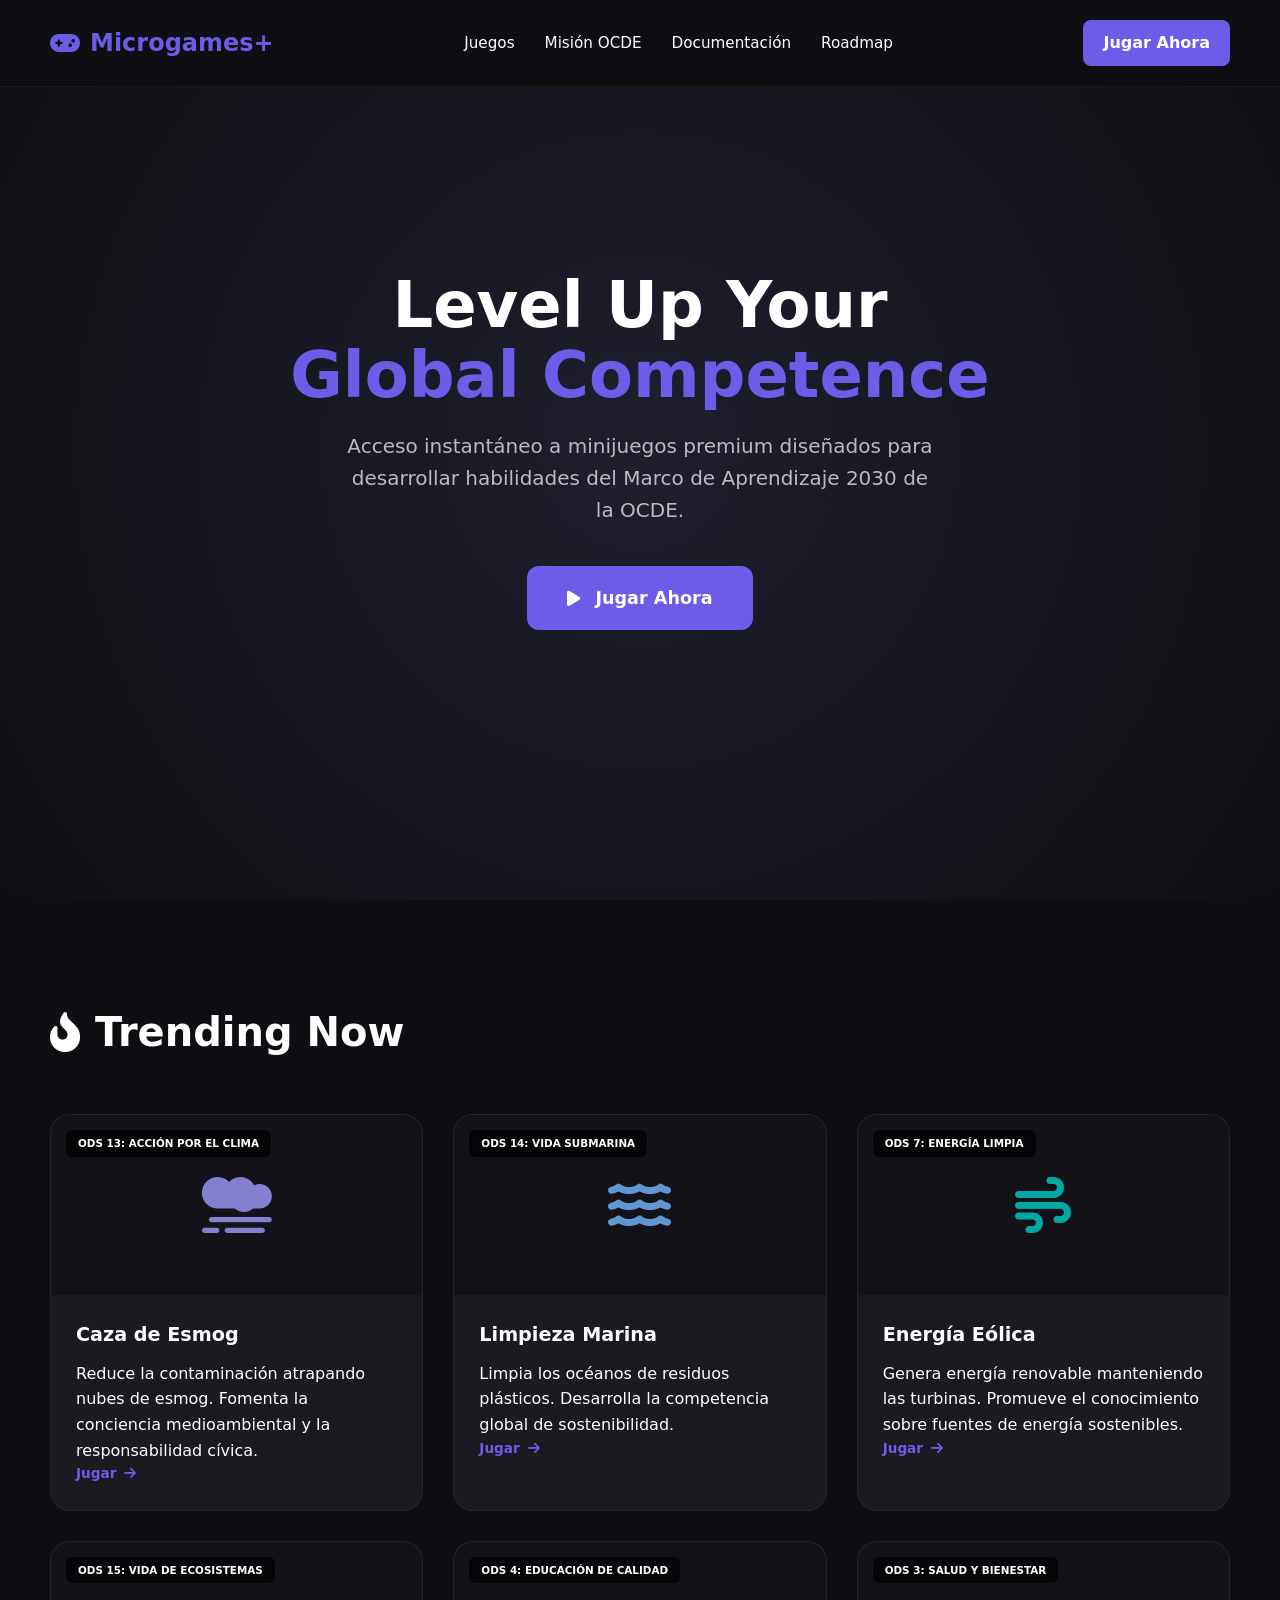
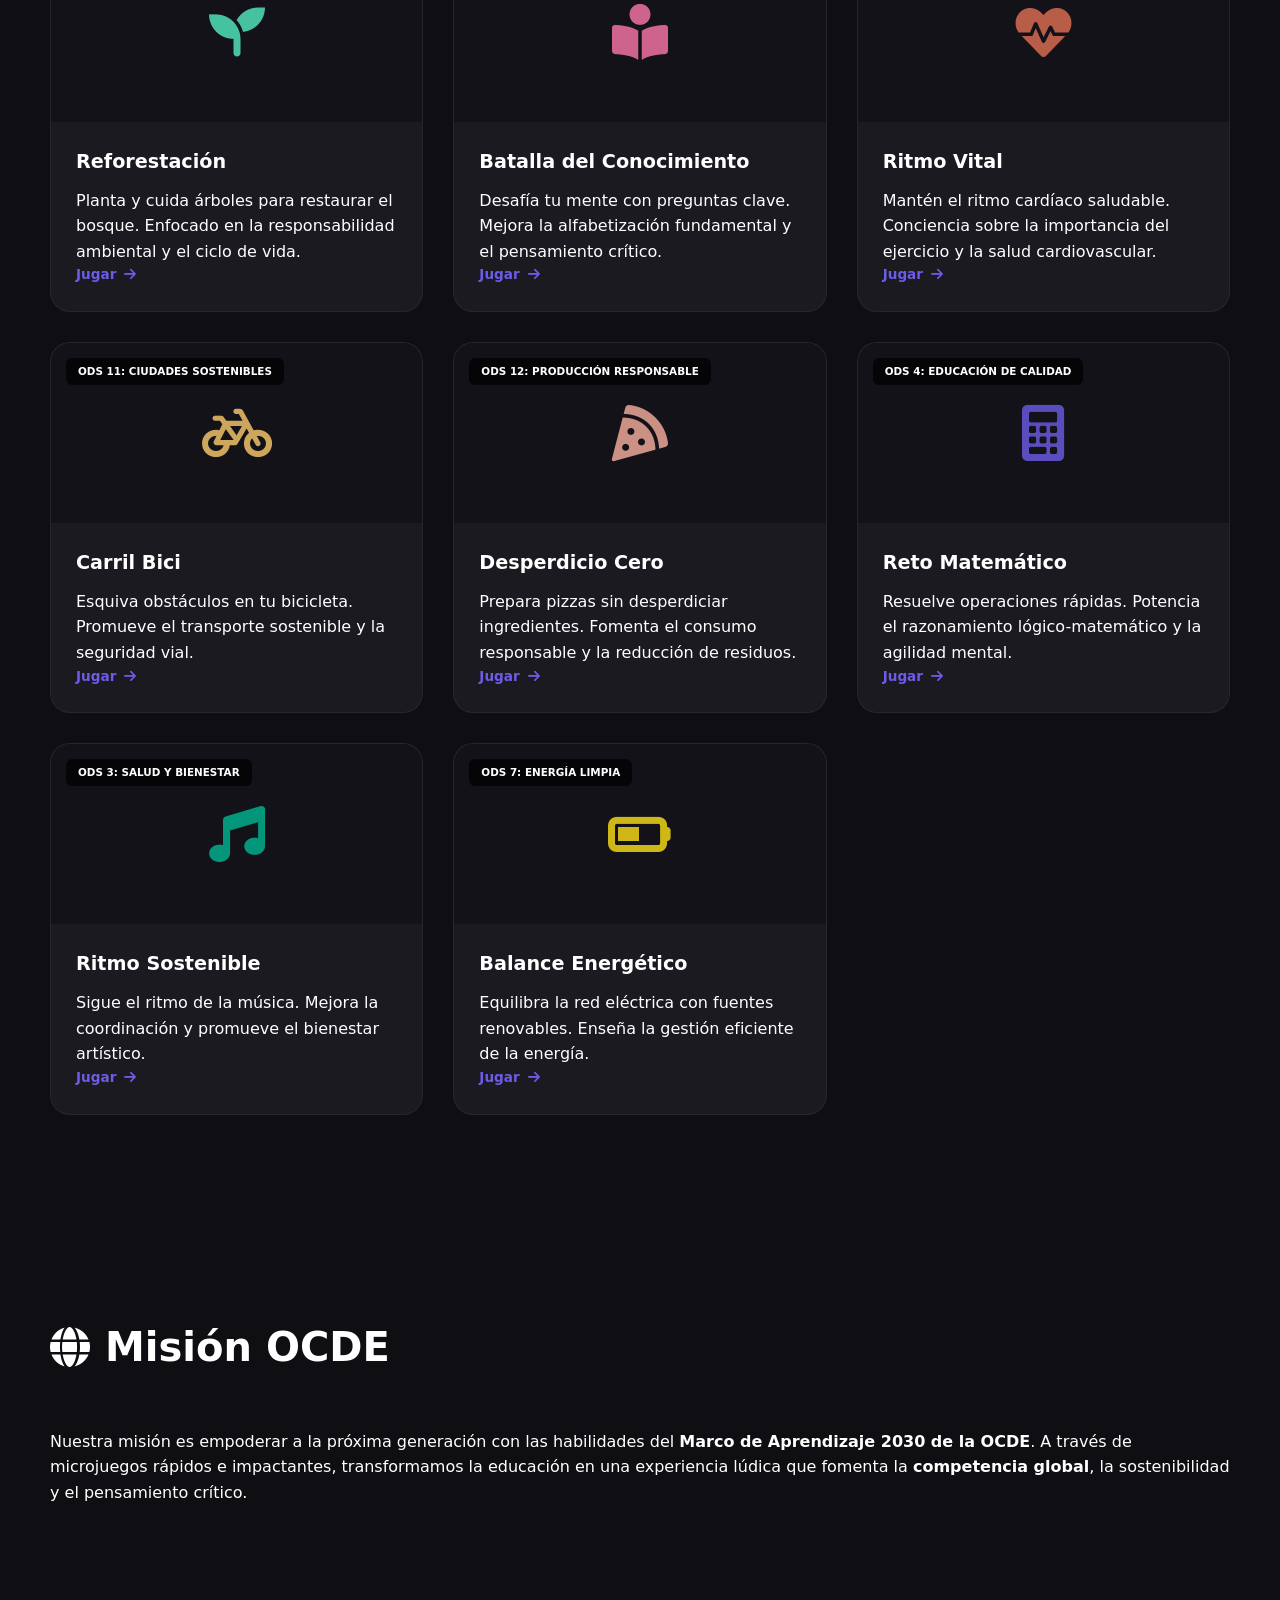
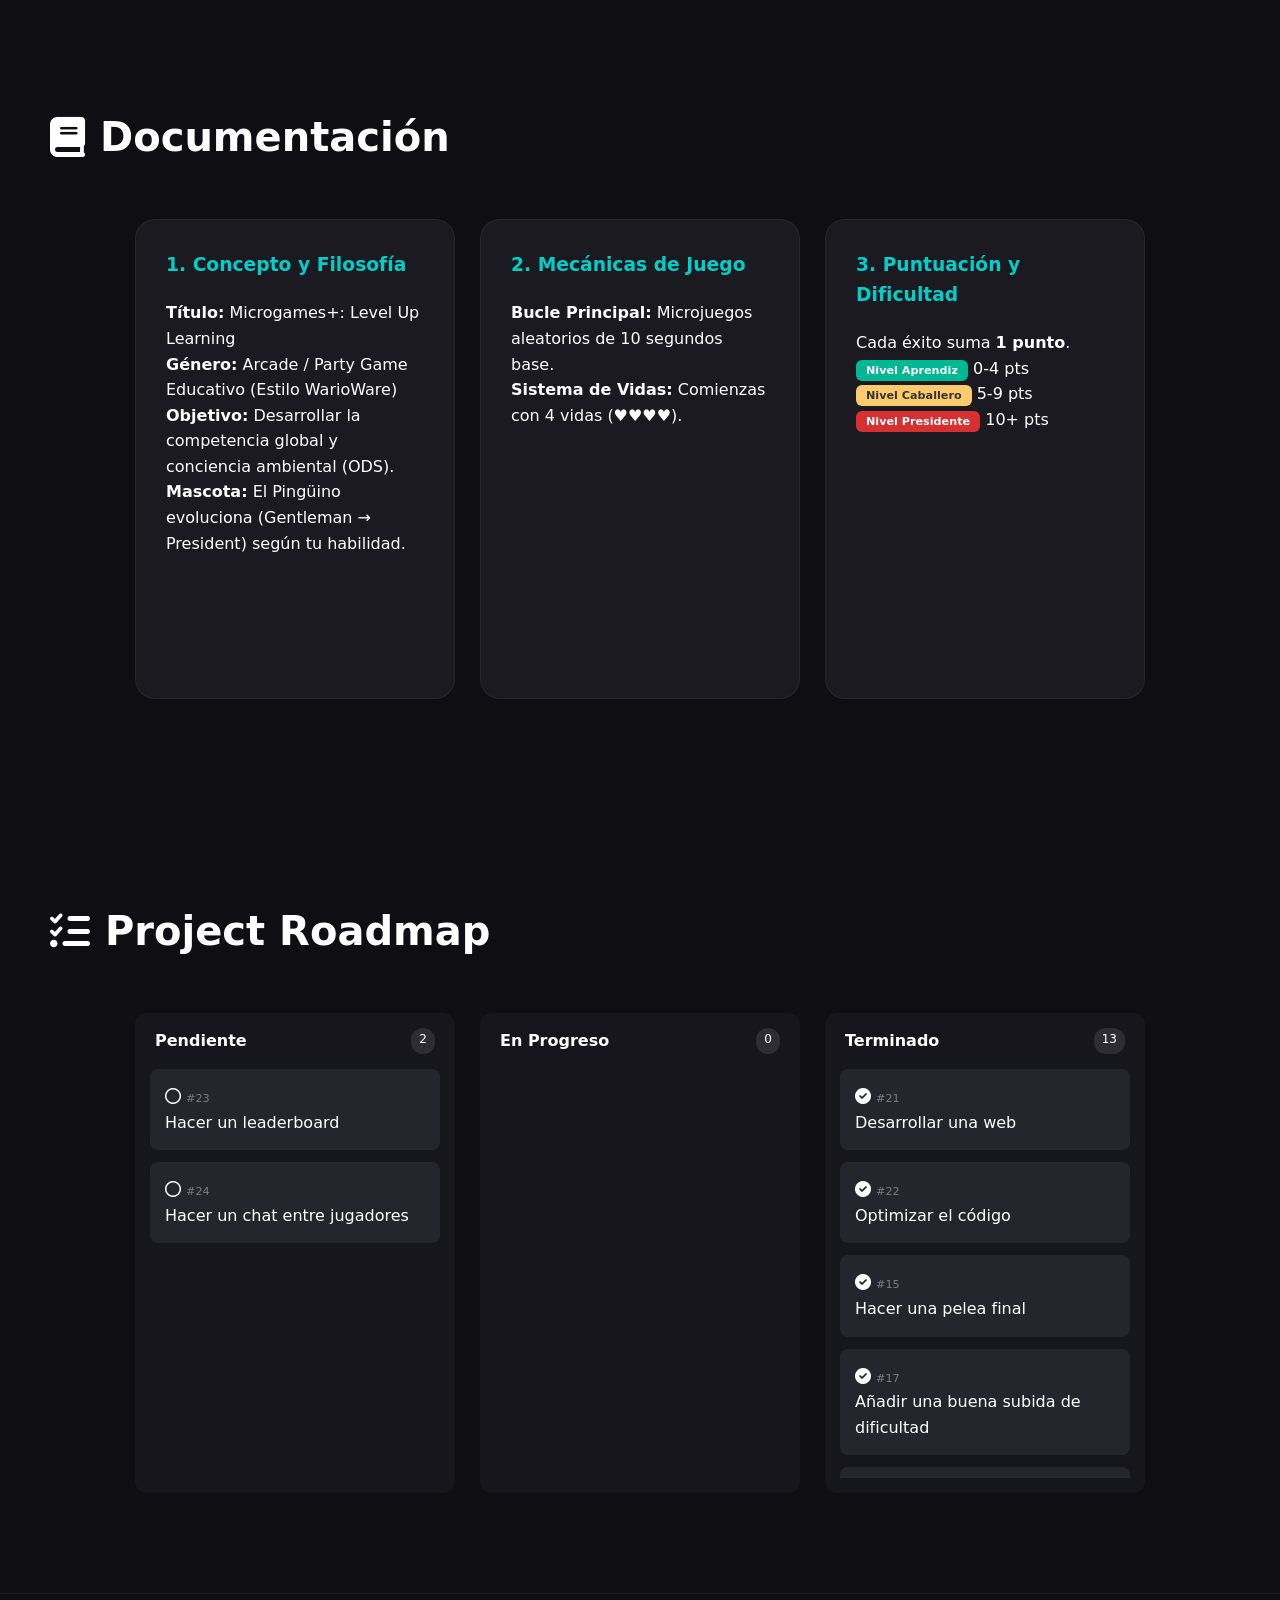
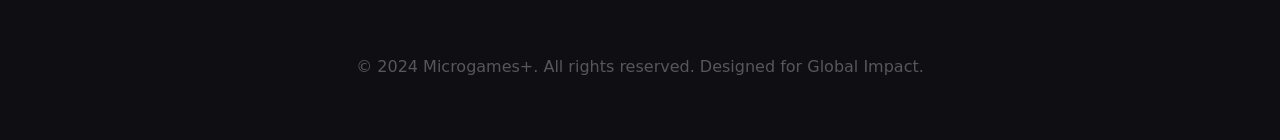
<file: index.html>
<!DOCTYPE html>
<html lang="es">

<head>
    <meta charset="UTF-8">
    <meta name="viewport" content="width=device-width, initial-scale=1.0">
    <title>Microgames+ | Level Up Learning</title>
    <link rel="stylesheet" href="landing.css">
    <link rel="stylesheet" href="https://cdnjs.cloudflare.com/ajax/libs/font-awesome/6.0.0/css/all.min.css">
</head>

<body>

    <!-- Navbar -->
    <header>
        <div class="logo">
            <i class="fas fa-gamepad"></i> Microgames+
        </div>
        <nav>
            <ul class="nav-links">
                <li><a href="#games">Juegos</a></li>
                <li><a href="#about">Misión OCDE</a></li>
                <li><a href="#doc">Documentación</a></li>
                <li><a href="#roadmap">Roadmap</a></li>
            </ul>
        </nav>
        <a href="game.html" class="play-btn-small">Jugar Ahora</a>
    </header>

    <!-- Hero Section -->
    <section class="hero">
        <h1>Level Up Your <br> <span>Global Competence</span></h1>
        <p>Acceso instantáneo a minijuegos premium diseñados para desarrollar habilidades del Marco de Aprendizaje 2030 de la OCDE.</p>
        <a href="game.html" class="cta-btn">
            <i class="fas fa-play"></i> Jugar Ahora
        </a>
    </section>

    <!-- Games Grid -->
    <section id="games" class="games-section">
        <div class="section-title">
            <i class="fas fa-fire-alt"></i> Trending Now
        </div>

        <div class="games-grid">
            <!-- Smog Hunt -->
            <div class="game-card">
                <div class="card-image">
                    <div class="ocde-tag">ODS 13: Acción por el Clima</div>
                    <i class="fas fa-smog card-img-placeholder" style="color: #a29bfe;"></i>
                </div>
                <div class="card-content">
                    <h3 class="game-title">Caza de Esmog</h3>
                    <p class="game-desc">Reduce la contaminación atrapando nubes de esmog. Fomenta la conciencia medioambiental y la responsabilidad cívica.</p>
                    <a href="game.html" class="play-link">Jugar <i class="fas fa-arrow-right"></i></a>
                </div>
            </div>

            <!-- Marine Trash -->
            <div class="game-card">
                <div class="card-image">
                    <div class="ocde-tag">ODS 14: Vida Submarina</div>
                    <i class="fas fa-water card-img-placeholder" style="color: #74b9ff;"></i>
                </div>
                <div class="card-content">
                    <h3 class="game-title">Limpieza Marina</h3>
                    <p class="game-desc">Limpia los océanos de residuos plásticos. Desarrolla la competencia global de sostenibilidad.</p>
                    <a href="game.html" class="play-link">Jugar <i class="fas fa-arrow-right"></i></a>
                </div>
            </div>

            <!-- Wind Turbine -->
            <div class="game-card">
                <div class="card-image">
                    <div class="ocde-tag">ODS 7: Energía Limpia</div>
                    <i class="fas fa-wind card-img-placeholder" style="color: #00cec9;"></i>
                </div>
                <div class="card-content">
                    <h3 class="game-title">Energía Eólica</h3>
                    <p class="game-desc">Genera energía renovable manteniendo las turbinas. Promueve el conocimiento sobre fuentes de energía sostenibles.</p>
                    <a href="game.html" class="play-link">Jugar <i class="fas fa-arrow-right"></i></a>
                </div>
            </div>

            <!-- Plant Grow -->
            <div class="game-card">
                <div class="card-image">
                    <div class="ocde-tag">ODS 15: Vida de Ecosistemas</div>
                    <i class="fas fa-seedling card-img-placeholder" style="color: #55efc4;"></i>
                </div>
                <div class="card-content">
                    <h3 class="game-title">Reforestación</h3>
                    <p class="game-desc">Planta y cuida árboles para restaurar el bosque. Enfocado en la responsabilidad ambiental y el ciclo de vida.</p>
                    <a href="game.html" class="play-link">Jugar <i class="fas fa-arrow-right"></i></a>
                </div>
            </div>

            <!-- Educational Battle -->
            <div class="game-card">
                <div class="card-image">
                    <div class="ocde-tag">ODS 4: Educación de Calidad</div>
                    <i class="fas fa-book-reader card-img-placeholder" style="color: #fd79a8;"></i>
                </div>
                <div class="card-content">
                    <h3 class="game-title">Batalla del Conocimiento</h3>
                    <p class="game-desc">Desafía tu mente con preguntas clave. Mejora la alfabetización fundamental y el pensamiento crítico.</p>
                    <a href="game.html" class="play-link">Jugar <i class="fas fa-arrow-right"></i></a>
                </div>
            </div>

            <!-- Heart Beat -->
            <div class="game-card">
                <div class="card-image">
                    <div class="ocde-tag">ODS 3: Salud y Bienestar</div>
                    <i class="fas fa-heartbeat card-img-placeholder" style="color: #e17055;"></i>
                </div>
                <div class="card-content">
                    <h3 class="game-title">Ritmo Vital</h3>
                    <p class="game-desc">Mantén el ritmo cardíaco saludable. Conciencia sobre la importancia del ejercicio y la salud cardiovascular.</p>
                    <a href="game.html" class="play-link">Jugar <i class="fas fa-arrow-right"></i></a>
                </div>
            </div>

            <!-- Bike Lane -->
            <div class="game-card">
                <div class="card-image">
                    <div class="ocde-tag">ODS 11: Ciudades Sostenibles</div>
                    <i class="fas fa-bicycle card-img-placeholder" style="color: #fdcb6e;"></i>
                </div>
                <div class="card-content">
                    <h3 class="game-title">Carril Bici</h3>
                    <p class="game-desc">Esquiva obstáculos en tu bicicleta. Promueve el transporte sostenible y la seguridad vial.</p>
                    <a href="game.html" class="play-link">Jugar <i class="fas fa-arrow-right"></i></a>
                </div>
            </div>

            <!-- Pizza Zero -->
            <div class="game-card">
                <div class="card-image">
                    <div class="ocde-tag">ODS 12: Producción Responsable</div>
                    <i class="fas fa-pizza-slice card-img-placeholder" style="color: #fab1a0;"></i>
                </div>
                <div class="card-content">
                    <h3 class="game-title">Desperdicio Cero</h3>
                    <p class="game-desc">Prepara pizzas sin desperdiciar ingredientes. Fomenta el consumo responsable y la reducción de residuos.</p>
                    <a href="game.html" class="play-link">Jugar <i class="fas fa-arrow-right"></i></a>
                </div>
            </div>

            <!-- Math Challenge -->
            <div class="game-card">
                <div class="card-image">
                    <div class="ocde-tag">ODS 4: Educación de Calidad</div>
                    <i class="fas fa-calculator card-img-placeholder" style="color: #6c5ce7;"></i>
                </div>
                <div class="card-content">
                    <h3 class="game-title">Reto Matemático</h3>
                    <p class="game-desc">Resuelve operaciones rápidas. Potencia el razonamiento lógico-matemático y la agilidad mental.</p>
                    <a href="game.html" class="play-link">Jugar <i class="fas fa-arrow-right"></i></a>
                </div>
            </div>

            <!-- Rhythm Arrows -->
            <div class="game-card">
                <div class="card-image">
                    <div class="ocde-tag">ODS 3: Salud y Bienestar</div>
                    <i class="fas fa-music card-img-placeholder" style="color: #00b894;"></i>
                </div>
                <div class="card-content">
                    <h3 class="game-title">Ritmo Sostenible</h3>
                    <p class="game-desc">Sigue el ritmo de la música. Mejora la coordinación y promueve el bienestar artístico.</p>
                    <a href="game.html" class="play-link">Jugar <i class="fas fa-arrow-right"></i></a>
                </div>
            </div>

            <!-- Energy Balance -->
            <div class="game-card">
                <div class="card-image">
                    <div class="ocde-tag">ODS 7: Energía Limpia</div>
                    <i class="fas fa-battery-half card-img-placeholder" style="color: #ffe119;"></i>
                </div>
                <div class="card-content">
                    <h3 class="game-title">Balance Energético</h3>
                    <p class="game-desc">Equilibra la red eléctrica con fuentes renovables. Enseña la gestión eficiente de la energía.</p>
                    <a href="game.html" class="play-link">Jugar <i class="fas fa-arrow-right"></i></a>
                </div>
            </div>
        </div>
    </section>

    <!-- Misión Section -->
    <section id="about" class="mission-section">
        <div class="section-header">
            <i class="fas fa-globe"></i> Misión OCDE
        </div>
        <div class="mission-content">
            <p>Nuestra misión es empoderar a la próxima generación con las habilidades del <strong>Marco de Aprendizaje 2030 de la OCDE</strong>. A través de microjuegos rápidos e impactantes, transformamos la educación en una experiencia lúdica que fomenta la <strong>competencia global</strong>, la sostenibilidad y el pensamiento crítico.</p>
        </div>
    </section>

    <!-- Documentation Section -->
    <section id="doc" class="doc-section">
        <div class="section-header">
            <i class="fas fa-book"></i> Documentación
        </div>

        <div class="doc-grid">
            <div class="doc-card">
                <h3>1. Concepto y Filosofía</h3>
                <div class="doc-content">
                    <p><strong>Título:</strong> Microgames+: Level Up Learning</p>
                    <p><strong>Género:</strong> Arcade / Party Game Educativo (Estilo WarioWare)</p>
                    <p><strong>Objetivo:</strong> Desarrollar la competencia global y conciencia ambiental (ODS).</p>
                    <p><strong>Mascota:</strong> El Pingüino evoluciona (Gentleman → President) según tu habilidad.</p>
                </div>
            </div>

            <div class="doc-card">
                <h3>2. Mecánicas de Juego</h3>
                <div class="doc-content">
                    <p><strong>Bucle Principal:</strong> Microjuegos aleatorios de 10 segundos base.</p>
                    <p><strong>Sistema de Vidas:</strong> Comienzas con 4 vidas (♥♥♥♥).</p>
                </div>
            </div>

            <div class="doc-card">
                <h3>3. Puntuación y Dificultad</h3>
                <div class="doc-content">
                    <p>Cada éxito suma <strong>1 punto</strong>.</p>
                    <div class="difficulty-levels">
                        <div class="level"><span class="lvl-tag easy">Nivel Aprendiz</span> <span class="lvl-desc">0-4 pts</span></div>
                        <div class="level"><span class="lvl-tag normal">Nivel Caballero</span> <span class="lvl-desc">5-9 pts</span></div>
                        <div class="level"><span class="lvl-tag hard">Nivel Presidente</span> <span class="lvl-desc">10+ pts</span></div>
                    </div>
                </div>
            </div>
        </div>
    </section>

    <!-- Project Roadmap (Trello) -->
    <section id="roadmap" class="roadmap-section">
        <div class="section-header">
            <i class="fas fa-tasks"></i> Project Roadmap
        </div>

        <div class="trello-board">
            <!-- PENDIENTE -->
            <div class="trello-column">
                <div class="column-header">
                    <span class="column-title">Pendiente</span>
                    <span class="column-count">2</span>
                </div>
                <div class="trello-cards">
                    <div class="trello-card">
                        <div class="card-header">
                            <i class="far fa-circle status-icon"></i>
                            <span class="project-tag">#23</span>
                        </div>
                        <p class="card-text">Hacer un leaderboard</p>
                    </div>
                    <div class="trello-card">
                        <div class="card-header">
                            <i class="far fa-circle status-icon"></i>
                            <span class="project-tag">#24</span>
                        </div>
                        <p class="card-text">Hacer un chat entre jugadores</p>
                    </div>
                </div>
            </div>

            <!-- EN PROGRESO -->
            <div class="trello-column">
                <div class="column-header">
                    <span class="column-title">En Progreso</span>
                    <span class="column-count">0</span>
                </div>
                <div class="trello-cards"></div>
            </div>

            <!-- TERMINADO -->
            <div class="trello-column">
                <div class="column-header">
                    <span class="column-title">Terminado</span>
                    <span class="column-count">13</span>
                </div>
                <div class="trello-cards">
                    <div class="trello-card">
                        <div class="card-header"><i class="fas fa-check-circle success"></i> <span class="project-tag">#21</span></div>
                        <p class="card-text">Desarrollar una web</p>
                    </div>
                    <div class="trello-card">
                        <div class="card-header"><i class="fas fa-check-circle success"></i> <span class="project-tag">#22</span></div>
                        <p class="card-text">Optimizar el código</p>
                    </div>
                    <div class="trello-card">
                        <div class="card-header"><i class="fas fa-check-circle success"></i> <span class="project-tag">#15</span></div>
                        <p class="card-text">Hacer una pelea final</p>
                    </div>
                    <div class="trello-card">
                        <div class="card-header"><i class="fas fa-check-circle success"></i> <span class="project-tag">#17</span></div>
                        <p class="card-text">Añadir una buena subida de dificultad</p>
                    </div>
                    <!-- Simplified list for space -->
                    <div class="trello-card">
                        <div class="card-header"><i class="fas fa-check-circle success"></i> <span class="project-tag">#1</span></div>
                        <p class="card-text">Base del proyecto y repositorio</p>
                    </div>
                </div>
            </div>
        </div>
    </section>

    <!-- Footer -->
    <footer>
        <p>&copy; 2024 Microgames+. All rights reserved. Designed for Global Impact.</p>
    </footer>

</body>
</html>
</file>
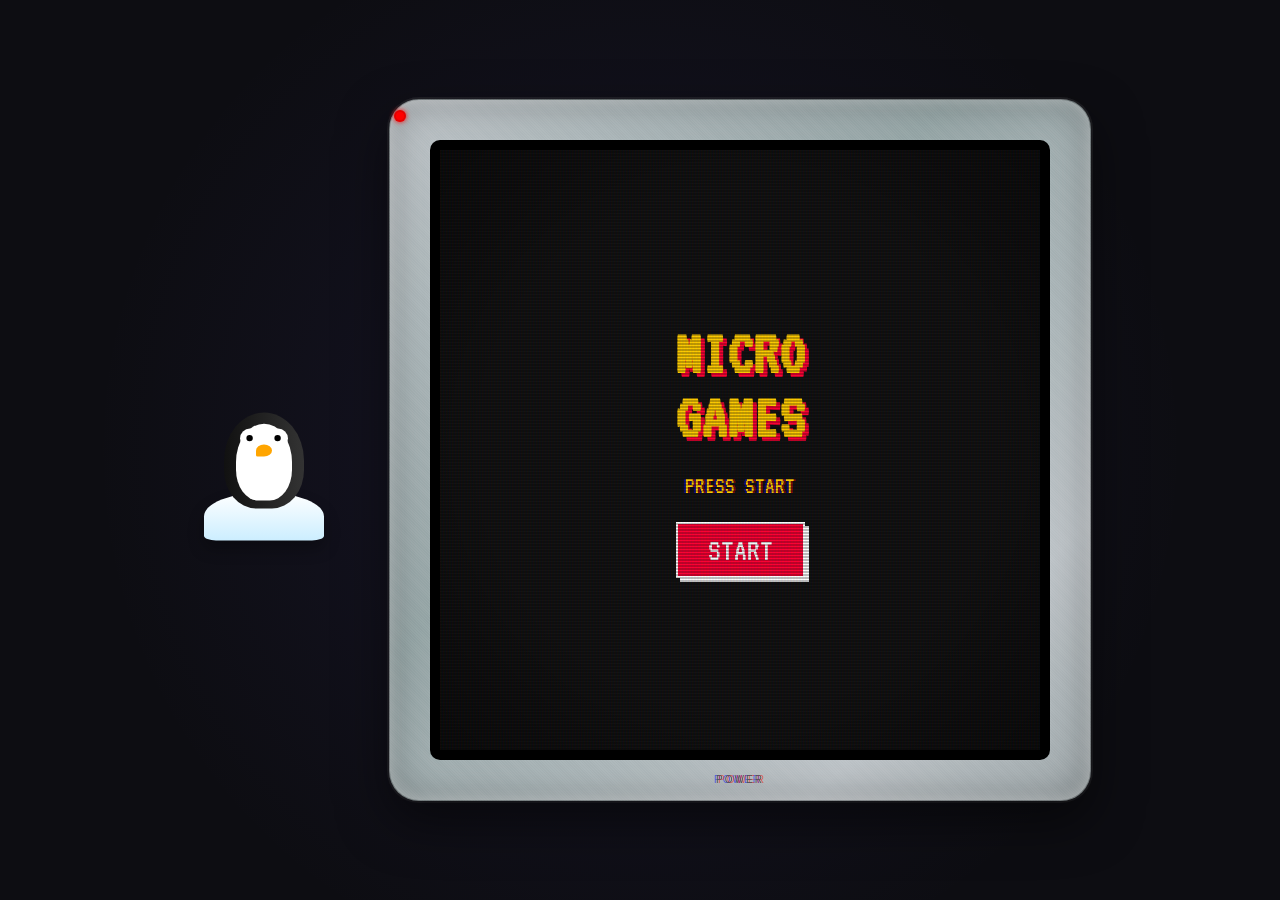
<file: game.html>
<!DOCTYPE html>
<html lang="en">

<head>
    <meta charset="UTF-8">
    <meta name="viewport" content="width=device-width, initial-scale=1.0">
    <title>WarioWare Microgames</title>
    <link href="https://fonts.googleapis.com/css2?family=VT323&display=swap" rel="stylesheet">
    <link rel="stylesheet" href="style.css">
</head>

<body>



    <div id="main-layout">

        <!-- Mascot (Left Side) -->
        <div id="mascot-container">
            <div class="speech-bubble" id="mascot-bubble">Hello!</div>
            <div class="penguin">
                <div class="penguin-belly"></div>


                <!-- Level 5 Full Character (Hidden by default) -->
                <img src="assets/penguin_lvl5.png" class="penguin-lvl5" alt="Gentleman Penguin">

                <!-- Level 10 Full Character (Hidden by default) -->
                <img src="assets/penguin_lvl10.png" class="penguin-lvl10" alt="President Penguin">

                <div class="penguin-face">
                    <div class="eye left">
                        <div class="pupil"></div>
                    </div>
                    <div class="eye right">
                        <div class="pupil"></div>
                    </div>
                    <div class="beak"></div>
                </div>
            </div>
            <div class="iceberg"></div>
        </div>

        <!-- Game Console (Vertical) -->
        <div id="console-frame">

            <div id="console-screen-wrapper">
                <div id="damage-overlay"></div>
                <div class="crt-overlay"></div>
                <div id="console-container">

                    <!-- Screens -->
                    <div id="screen-start" class="screen active">
                        <h1>MICRO<br>GAMES</h1>
                        <p class="pulse">PRESS START</p>
                        <button class="btn-retro" onclick="Game.start()">START</button>
                    </div>

                    <div id="screen-transition" class="screen"
                        style="background: var(--secondary); color: var(--text);">
                        <h2 id="msg-instruction">GET READY</h2>
                    </div>

                    <div id="screen-game" class="screen">
                        <h2 id="game-instruction"
                            style="position: absolute; top: 20px; width: 100%; z-index: 10; pointer-events: none;"></h2>
                        <div id="game-area"></div>
                        <div id="timer-bar-container">
                            <div id="timer-bar"></div>
                        </div>
                        <div id="hud">
                            <div class="hud-item hud-score">SCORE: <span id="score-val">0</span></div>
                            <div class="hud-item lives">♥♥♥♥</div>
                        </div>
                    </div>

                    <div id="screen-result" class="screen">
                        <h2 id="result-msg">WIN!</h2>
                    </div>

                    <div id="screen-gameover" class="screen">
                        <h1 style="color:red">GAME<br>OVER</h1>
                        <p>Score: <span id="final-score">0</span></p>
                        <button class="btn-retro" onclick="Game.start()">RETRY</button>
                    </div>



                </div>
            </div>

            <!-- Controls Area -->
            <!-- CONTROLS REMOVED -->

        </div>

    </div>

    <!-- Game Scripts -->
    <script src="js/games/heartBeat.js"></script>
    <script src="js/games/marineTrash.js"></script>
    <script src="js/games/smogHunt.js"></script>
    <script src="js/games/bikeLane.js"></script>
    <script src="js/games/pizzaZero.js"></script>
    <script src="js/games/plantGrow.js"></script>
    <script src="js/games/windTurbine.js"></script>
    <script src="js/games/mathChallenge.js"></script>
    <script src="js/games/rhythmArrows.js"></script>
    <script src="js/games/energyBalance.js"></script>
    <script src="js/games/educationalBattle.js"></script>


    <script src="js/engine.js"></script>
</body>

</html>
</file>
<file: landing.css>
/* Base Styles */
:root {
    --primary: #6c5ce7;
    --secondary: #a29bfe;
    --accent: #00cec9;
    --bg-dark: #0f0f13;
    --card-bg: #1a1a20;
    --text-color: #ffffff;
    --nav-bg: rgba(15, 15, 19, 0.95);
}

* {
    margin: 0;
    padding: 0;
    box-sizing: border-box;
    font-family: 'Inter', system-ui, -apple-system, sans-serif;
}

body {
    background-color: var(--bg-dark);
    color: var(--text-color);
    line-height: 1.6;
    overflow-x: hidden;
}

/* Navbar */
header {
    display: flex;
    justify-content: space-between;
    align-items: center;
    padding: 20px 50px;
    background: var(--nav-bg);
    backdrop-filter: blur(10px);
    position: fixed;
    width: 100%;
    top: 0;
    z-index: 1000;
    border-bottom: 1px solid rgba(255, 255, 255, 0.05);
}

.logo {
    font-size: 1.5rem;
    font-weight: 800;
    color: var(--primary);
    display: flex;
    align-items: center;
    gap: 10px;
}

.nav-links {
    display: flex;
    list-style: none;
    gap: 30px;
}

.nav-links a {
    text-decoration: none;
    color: var(--text-color);
    font-weight: 500;
    transition: color 0.3s;
    font-size: 0.95rem;
}

.nav-links a:hover {
    color: var(--primary);
}

.play-btn-small {
    background: var(--primary);
    color: white;
    padding: 10px 20px;
    border-radius: 8px;
    text-decoration: none;
    font-weight: 600;
    transition: transform 0.3s, background 0.3s;
}

/* Hero Section */
.hero {
    height: 100vh;
    display: flex;
    flex-direction: column;
    justify-content: center;
    align-items: center;
    text-align: center;
    padding: 0 20px;
    background: radial-gradient(circle at center, #1e1e2d 0%, #0f0f13 100%);
}

.hero h1 {
    font-size: 4rem;
    font-weight: 900;
    margin-bottom: 20px;
    line-height: 1.1;
}

.hero h1 span {
    color: var(--primary);
}

.hero p {
    font-size: 1.25rem;
    color: rgba(255, 255, 255, 0.7);
    max-width: 600px;
    margin-bottom: 40px;
}

.cta-btn {
    background: var(--primary);
    color: white;
    padding: 18px 40px;
    border-radius: 12px;
    font-size: 1.1rem;
    font-weight: 700;
    text-decoration: none;
    display: flex;
    align-items: center;
    gap: 15px;
    transition: transform 0.3s, box-shadow 0.3s;
}

.cta-btn:hover {
    transform: translateY(-5px);
    box-shadow: 0 10px 30px rgba(108, 92, 231, 0.3);
}

/* Sections Foundation */
.games-section, .mission-section, .doc-section, .roadmap-section {
    padding: 100px 50px;
    max-width: 1400px;
    margin: 0 auto;
}

.section-title, .section-header {
    font-size: 2.5rem;
    font-weight: 800;
    margin-bottom: 50px;
    display: flex;
    align-items: center;
    gap: 15px;
}

/* Games Grid */
.games-grid {
    display: grid;
    grid-template-columns: repeat(auto-fill, minmax(320px, 1fr));
    gap: 30px;
}

.game-card {
    background: var(--card-bg);
    border-radius: 20px;
    overflow: hidden;
    border: 1px solid rgba(255, 255, 255, 0.05);
    transition: transform 0.3s, border-color 0.3s;
}

.game-card:hover {
    transform: translateY(-10px);
    border-color: var(--primary);
}

.card-image {
    height: 180px;
    background: #121218;
    display: flex;
    align-items: center;
    justify-content: center;
    position: relative;
}

.ocde-tag {
    position: absolute;
    top: 15px;
    left: 15px;
    background: rgba(0, 0, 0, 0.7);
    padding: 5px 12px;
    border-radius: 6px;
    font-size: 0.65rem;
    font-weight: 700;
    text-transform: uppercase;
}

.card-img-placeholder {
    font-size: 3.5rem;
    opacity: 0.8;
}

.card-content {
    padding: 25px;
}

.game-title {
    font-size: 1.2rem;
    margin-bottom: 10px;
}

.play-link {
    color: var(--primary);
    text-decoration: none;
    font-weight: 700;
    font-size: 0.85rem;
    display: flex;
    align-items: center;
    gap: 8px;
}

/* Documentation */
.doc-grid {
    display: flex;
    justify-content: center;
    flex-wrap: wrap;
    gap: 25px;
}

.doc-card {
    background: var(--card-bg);
    border-radius: 20px;
    padding: 30px;
    width: 320px;
    height: 480px;
    border: 1px solid rgba(255, 255, 255, 0.05);
    overflow-y: auto;
}

.doc-card h3 {
    color: var(--accent);
    margin-bottom: 20px;
}

.lvl-tag {
    padding: 4px 10px;
    border-radius: 6px;
    font-size: 0.7rem;
    font-weight: 800;
}

.easy { background: #00b894; }
.normal { background: #fdcb6e; color: #333; }
.hard { background: #d63031; }

/* Trello / Roadmap */
.trello-board {
    display: flex;
    justify-content: center;
    flex-wrap: wrap;
    gap: 25px;
}

.trello-column {
    background: #16161c;
    width: 320px;
    height: 480px;
    border-radius: 12px;
    padding: 15px;
    display: flex;
    flex-direction: column;
}

.column-header {
    display: flex;
    justify-content: space-between;
    padding: 0 5px 15px;
}

.column-title { font-weight: 700; }

.column-count {
    background: rgba(255, 255, 255, 0.1);
    padding: 2px 8px;
    border-radius: 12px;
    font-size: 0.75rem;
}

.trello-cards {
    overflow-y: auto;
    display: flex;
    flex-direction: column;
    gap: 12px;
}

.trello-card {
    background: #25252e;
    padding: 15px;
    border-radius: 8px;
}

.status-icon.success { color: #00b894; }

.project-tag {
    font-size: 0.7rem;
    color: rgba(255, 255, 255, 0.4);
}

/* Footer */
footer {
    padding: 60px;
    text-align: center;
    border-top: 1px solid rgba(255, 255, 255, 0.05);
    color: rgba(255, 255, 255, 0.3);
}
</file>
<file: style.css>
:root {
    --primary: #FFCC00;
    /* Vibrant Yellow */
    --secondary: #FF0033;
    /* Arcade Red */
    --bg: #111;
    /* Dark Black */
    --text: #FFF;
    --font: 'VT323', monospace;
}

body {
    margin: 0;
    display: flex;
    justify-content: center;
    align-items: center;
    min-height: 100vh;
    /* Match Landing Page Background with Gradient */
    background-color: #0d0d12;
    background-image: radial-gradient(circle at center, rgba(108, 92, 231, 0.1) 0%, transparent 70%);
    font-family: var(--font);
    overflow: hidden;

    /* Console Frame */
    #console-frame {
        background: #222;
        padding: 40px;
        border-radius: 40px;
        box-shadow:
            inset 0 0 20px #000,
            0 20px 50px rgba(0, 0, 0, 0.8),
            0 0 0 10px #333;
        /* Outer casing */
        display: flex;
        justify-content: center;
        align-items: center;
        position: relative;
    }

    /* Power Light */
    #console-frame::after {
        content: 'POWER';
        position: absolute;
        bottom: 15px;
        left: 50%;
        transform: translateX(-50%);
        color: #555;
        font-size: 10px;
        font-family: sans-serif;
        letter-spacing: 2px;
    }

    #console-frame::before {
        content: '';
        position: absolute;
        bottom: 28px;
        left: 50%;
        transform: translateX(-50%);
        width: 8px;
        height: 8px;
        background: #f00;
        border-radius: 50%;
        box-shadow: 0 0 5px #f00;
    }

    #console-screen-wrapper {
        position: relative;
        overflow: hidden;
        border-radius: 20px;
        /* Slight curve to screen */
        box-shadow: inset 0 0 20px rgba(0, 0, 0, 1);
        /* Deep bezel shadow */
    }

    #console-container {
        width: 400px;
        height: 600px;
        background-color: var(--bg);
        position: relative;
        overflow: hidden;
        display: flex;
        flex-direction: column;
        /* Retro effects inside here now */
        text-shadow: 2px 0 rgba(255, 0, 0, 0.5), -2px 0 rgba(0, 0, 255, 0.5);
        /* RGB Shift */
    }

    /* Scanline effect scoped to console wrapper */
    #console-screen-wrapper::after {
        content: "";
        position: absolute;
        top: 0;
        left: 0;
        right: 0;
        bottom: 0;
        background: linear-gradient(rgba(18, 16, 16, 0) 50%, rgba(0, 0, 0, 0.25) 50%), linear-gradient(90deg, rgba(255, 0, 0, 0.06), rgba(0, 255, 0, 0.02), rgba(0, 0, 255, 0.06));
        background-size: 100% 3px, 3px 100%;
        pointer-events: none;
        z-index: 100;
        animation: flicker 0.15s infinite;
    }

    .screen {
        position: absolute;
        top: 0;
        left: 0;
        width: 100%;
        height: 100%;
        display: none;
        flex-direction: column;
        justify-content: center;
        align-items: center;
        color: var(--primary);
        text-align: center;
    }

    .screen.active {
        display: flex;
    }

    h1 {
        font-size: 4rem;
        margin: 0;
        line-height: 1;
        text-shadow: 4px 4px var(--secondary);
    }

    h2 {
        font-size: 3rem;
        margin: 10px 0;
    }

    p {
        font-size: 1.5rem;
    }

    button.btn-retro {
        background: var(--secondary);
        color: var(--text);
        border: 2px solid var(--text);
        padding: 10px 30px;
        font-size: 2rem;
        font-family: var(--font);
        cursor: pointer;
        text-transform: uppercase;
        box-shadow: 4px 4px 0 var(--text);
        transition: transform 0.1s;
    }

    button.btn-retro:active {
        transform: translate(4px, 4px);
        box-shadow: none;
    }

    /* HUD */
    #hud {
        position: absolute;
        bottom: 0;
        width: 100%;
        height: 60px;
        background: #000;
        display: flex;
        justify-content: space-between;
        align-items: center;
        padding: 0 20px;
        box-sizing: border-box;
        border-top: 2px solid var(--primary);
        z-index: 50;
    }

    .hud-item {
        font-size: 1.5rem;
        color: var(--text);
    }

    .lives {
        color: var(--secondary);
    }

    /* Timer Bar */
    #timer-bar-container {
        position: absolute;
        bottom: 60px;
        /* Above HUD */
        left: 0;
        width: 100%;
        height: 10px;
        background: #333;
        z-index: 40;
    }

    #timer-bar {
        height: 100%;
        background: var(--primary);
        width: 100%;
        transform-origin: left;
    }

    /* Microgame Area */
    #game-area {
        position: relative;
        flex: 1;
        width: 100%;
        height: 100%;
        display: flex;
        justify-content: center;
        align-items: center;
    }

    /* Game Elements */
    .moving-target {
        width: 60px;
        height: 60px;
        background: var(--secondary);
        border: 2px solid #fff;
        border-radius: 50%;
        position: absolute;
        cursor: pointer;
        box-shadow: 0 0 10px var(--secondary);
    }

    .wire-container {
        display: flex;
        gap: 20px;
    }

    .wire {
        width: 20px;
        height: 200px;
        cursor: pointer;
        border: 2px solid #fff;
        position: relative;
    }

    .wire::after {
        content: '';
        position: absolute;
        left: -10px;
        right: -10px;
        height: 10px;
        background: #555;
        top: 0;
    }

    .wire::before {
        content: '';
        position: absolute;
        left: -10px;
        right: -10px;
        height: 10px;
        background: #555;
        bottom: 0;
    }

    .math-options {
        display: flex;
        gap: 20px;
        flex-wrap: wrap;
        justify-content: center;
        margin-top: 30px;
    }

    .math-btn {
        background: var(--primary);
        color: #000;
        padding: 15px 25px;
        font-size: 2rem;
        border: none;
        cursor: pointer;
        font-family: var(--font);
    }

    /* Animations */
    @keyframes pulse {
        0% {
            opacity: 1;
        }

        50% {
            opacity: 0.5;
        }

        100% {
            opacity: 1;
        }
    }

    .pulse {
        animation: pulse 0.5s infinite;
    }

    @keyframes shake {
        0% {
            transform: translate(1px, 1px) rotate(0deg);
        }

        10% {
            transform: translate(-1px, -2px) rotate(-1deg);
        }

        20% {
            transform: translate(-3px, 0px) rotate(1deg);
        }

        30% {
            transform: translate(3px, 2px) rotate(0deg);
        }

        40% {
            transform: translate(1px, -1px) rotate(1deg);
        }

        50% {
            transform: translate(-1px, 2px) rotate(-1deg);
        }

        60% {
            transform: translate(-3px, 1px) rotate(0deg);
        }

        70% {
            transform: translate(3px, 1px) rotate(-1deg);
        }

        80% {
            transform: translate(-1px, -1px) rotate(1deg);
        }

        90% {
            transform: translate(1px, 2px) rotate(0deg);
        }

        100% {
            transform: translate(1px, -2px) rotate(-1deg);
        }
    }

    .shake {
        animation: shake 0.2s;
    }

    /* Faster shake for shooting */

    /* Smog Hunt Specifics */
    .smog-cloud {
        position: absolute;
        font-size: 80px;
        cursor: crosshair;
        user-select: none;
        filter: drop-shadow(0 0 15px rgba(0, 255, 0, 0.5)) grayscale(100%) brightness(60%);
        transition: filter 0.1s;
    }

    .smog-cloud:active {
        filter: brightness(200%) sepia(100%) hue-rotate(-50deg);
        /* Flash red on hit */
    }

    .muzzle-flash {
        position: absolute;
        top: 0;
        left: 0;
        width: 100%;
        height: 100%;
        background: white;
        opacity: 0.8;
        pointer-events: none;
        transition: opacity 0.1s;
    }

    .particle {
        position: absolute;
        width: 8px;
        height: 8px;
        background: #555;
        border-radius: 50%;
        pointer-events: none;
    }

    .city-bg {
        position: absolute;
        bottom: 0;
        width: 100%;
        height: 150px;
        background:
            linear-gradient(to top, #111 0%, transparent 100%),
            repeating-linear-gradient(90deg, #222 0, #222 20px, transparent 20px, transparent 40px) 0 100% / 100% 60px no-repeat,
            repeating-linear-gradient(90deg, #1a1a1a 0, #1a1a1a 30px, transparent 30px, transparent 80px) 10px 100% / 100% 100px no-repeat;
        pointer-events: none;
        opacity: 0.8;
    }

    /* Mascot Styles */
    #main-layout {
        display: flex;
        align-items: center;
        gap: 50px;
    }

    #mascot-container {
        position: relative;
        width: 150px;
        /* Smaller width */
        height: 225px;
        /* Smaller height (maintain ratio approx) */
        animation: float 3s ease-in-out infinite;
        transform: scale(0.8);
        /* Scale down further */
    }


    .iceberg {
        position: absolute;
        bottom: 0;
        width: 100%;
        height: 60px;
        background: linear-gradient(to bottom, #fff, #cceeff);
        border-radius: 50% 50% 10% 10%;
        box-shadow: 0 10px 20px rgba(0, 0, 0, 0.3);
    }

    .penguin {
        position: absolute;
        bottom: 40px;
        left: 50%;
        transform: translateX(-50%);
        width: 100px;
        height: 120px;
        background: linear-gradient(to right, #111, #333);
        border-radius: 50% 50% 40% 40%;
        z-index: 10;
        /* overflow: hidden; Removed to fix normal visual glitch */
    }

    .penguin-belly {
        position: absolute;
        bottom: 10px;
        left: 15%;
        width: 70%;
        height: 80%;
        background: #fff;
        border-radius: 50% 50% 40% 40%;
    }

    .penguin-face {
        position: absolute;
        top: 20px;
        left: 0;
        width: 100%;
        height: 40px;
        z-index: 20;
        /* Ensure face is above tuxedo */
    }

    .eye {
        position: absolute;
        top: 0;
        width: 25px;
        height: 25px;
        background: #fff;
        border-radius: 50%;
    }

    .eye.left {
        left: 20px;
    }

    .eye.right {
        right: 20px;
    }

    .pupil {
        position: absolute;
        top: 8px;
        left: 8px;
        width: 8px;
        height: 8px;
        background: #000;
        border-radius: 50%;
    }

    .beak {
        position: absolute;
        top: 20px;
        left: 50%;
        transform: translateX(-50%);
        width: 20px;
        height: 15px;
        background: orange;
        border-radius: 50% 50% 50% 10%;
        z-index: 20;
    }




    /* Level 5 Character Swap */
    .penguin-lvl5 {
        display: none;
        width: 100%;
        height: 100%;
        object-fit: contain;
        position: absolute;
        bottom: 0;
        left: 0;
        z-index: 30;
        /* Topmost */
    }

    /* Level 10 Character Swap */
    .penguin-lvl10 {
        display: none;
        width: 100%;
        height: 100%;
        object-fit: contain;
        position: absolute;
        bottom: 0;
        left: 0;
        z-index: 40;
        /* Higher than lvl 5 */
    }

    /* Gentleman Mode: Show Level 5 Char, Hide Others */
    .penguin.gentleman .penguin-lvl5 {
        display: block;
    }

    /* President Mode: Show Level 10 Char, Hide Others */
    .penguin.president .penguin-lvl10 {
        display: block;
    }

    /* Character sizing and positioning */
    .penguin.gentleman {
        background: none !important;
        border-radius: 0 !important;
        width: 180px !important;
        height: 200px !important;
        bottom: 20px !important;
        overflow: visible !important;
    }

    .penguin.president {
        background: none !important;
        border-radius: 0 !important;
        width: 180px !important;
        height: 200px !important;
        bottom: 35px !important;
        /* Middle position */
        overflow: visible !important;
    }

    /* Hide default parts for both modes */
    .penguin.gentleman .penguin-belly,
    .penguin.gentleman .penguin-face,
    .penguin.gentleman .tuxedo-overlay,
    .penguin.gentleman .beak,
    .penguin.gentleman .eye,
    .penguin.gentleman .cheek,
    .penguin.president .penguin-belly,
    .penguin.president .penguin-face,
    .penguin.president .tuxedo-overlay,
    .penguin.president .beak,
    .penguin.president .eye,
    .penguin.president .cheek,
    .penguin.president .penguin-lvl5 {
        display: none !important;
    }

    /* Removed unused CSS-based tuxedo styles */

    .speech-bubble {
        position: absolute;
        top: -100px;
        left: 50%;
        transform: translateX(-50%);
        background: #fff;
        color: #000;
        padding: 15px;
        border-radius: 20px;
        font-size: 1.5rem;
        width: 200px;
        text-align: center;
        box-shadow: 4px 4px 0 #000;
        visibility: hidden;
        opacity: 0;
        transition: opacity 0.3s;
        font-family: var(--font);
        z-index: 20;
    }

    .speech-bubble::after {
        content: '';
        position: absolute;
        bottom: -10px;
        left: 50%;
        transform: translateX(-50%);
        border-width: 10px 10px 0;
        border-style: solid;
    }

    .speech-bubble.visible {
        visibility: visible;
        opacity: 1;
    }

    /* Console Styling: Transparent Blue Vertical Handheld (Simplified) */
    #console-frame {
        position: relative;
        /* Fit to screen + padding */
        width: auto;
        height: auto;
        /* Brushed Nickel / Metallic Effect */
        background: linear-gradient(135deg,
                #bdc3c7 0%,
                #95a5a6 20%,
                #bdc3c7 40%,
                #7f8c8d 60%,
                #bdc3c7 80%,
                #95a5a6 100%);
        /* Subtle brushed lines */
        background-size: 200% 200%;
        background-image:
            repeating-linear-gradient(45deg, rgba(255, 255, 255, 0.05) 0px, rgba(255, 255, 255, 0.05) 1px, transparent 1px, transparent 2px),
            linear-gradient(135deg, #bdc3c7 0%, #95a5a6 20%, #bdc3c7 40%, #7f8c8d 60%, #bdc3c7 80%, #95a5a6 100%);
        backdrop-filter: blur(2px);
        border-radius: 30px;
        /* Metallic Depth */
        box-shadow:
            inset 0 0 15px rgba(255, 255, 255, 0.4),
            /* Inner Rim Highlight */
            inset 0 0 40px rgba(0, 0, 0, 0.3),
            /* Deep thickness shadow */
            0 20px 50px rgba(0, 0, 0, 0.5),
            /* Outer Drop Shadow */
            0 0 0 2px rgba(100, 100, 100, 0.2);
        /* Edge highlight */
        padding: 40px;
        display: flex;
        justify-content: center;
        align-items: center;
        flex-direction: column;
        gap: 0;
        border: 1px solid rgba(0, 0, 0, 0.3);
    }

    /* Internal Structure Lines (Fake PCB/Ribs) */
    #console-frame::before {
        content: '';
        position: absolute;
        top: 10px;
        left: 10px;
        right: 10px;
        bottom: 10px;
        border: 2px solid rgba(0, 0, 0, 0.1);
        border-radius: 30px;
        pointer-events: none;
        z-index: 0;
    }

    #console-screen-wrapper {
        position: relative;
        width: 600px;
        height: 600px;
        /* Square-ish screen for retro feel */
        background: #000;
        border-radius: 10px;
        overflow: hidden;
        box-shadow: inset 0 0 10px rgba(0, 0, 0, 0.8);
        border: 10px solid rgba(0, 0, 0, 0.3);
        /* Dark bezel inside plastic */
        z-index: 1;
        flex-shrink: 0;
    }

    #console-container {
        position: relative;
        width: 100%;
        height: 100%;
        display: flex;
        justify-content: center;
        align-items: center;
        flex-direction: column;
        text-align: center;
        color: var(--text);
        font-family: var(--font);
        overflow: hidden;
    }

    /* RETRO CRT EFFECTS (Scoped) */
    @keyframes flicker {
        0% {
            opacity: 0.1;
        }

        50% {
            opacity: 0.15;
        }

        100% {
            opacity: 0.1;
        }
    }

    .crt-overlay {
        position: absolute;
        /* Relative to wrapper */
        top: 0;
        left: 0;
        width: 100%;
        height: 100%;
        background: radial-gradient(circle, rgba(0, 0, 0, 0) 60%, rgba(0, 0, 0, 0.4) 100%);
        /* Vignette */
        pointer-events: none;
        z-index: 99;
    }

    /* Color Separation (RGB shift) on everything */
    #main-layout {
        text-shadow: 2px 0 rgba(255, 0, 0, 0.5), -2px 0 rgba(0, 0, 255, 0.5);
    }

    /* Pizza Zero Specifics */
    .pizza-dough {
        width: 300px;
        height: 300px;
        background: radial-gradient(circle, #f5dca0 20%, #e2b66d 80%);
        border-radius: 50%;
        border: 12px solid #d4a35a;
        position: absolute;
        top: 50%;
        left: 50%;
        transform: translate(-50%, -50%);
        box-shadow:
            0 5px 15px rgba(0, 0, 0, 0.3),
            inset 0 0 20px rgba(0, 0, 0, 0.1);
        overflow: hidden;
        /* Contain sauce/cheese */
    }

    .pizza-layer {
        position: absolute;
        top: 15px;
        right: 15px;
        bottom: 15px;
        left: 15px;
        /* Leave some crust */
        border-radius: 50%;
        opacity: 0;
        transform: scale(0.1);
        transition: transform 0.6s cubic-bezier(0.25, 1, 0.5, 1), opacity 0.6s ease-in;
    }

    .pizza-layer.sauce {
        background: radial-gradient(circle, #e62e00 20%, #b32400 90%);
        box-shadow: inset 0 0 15px rgba(0, 0, 0, 0.3);
    }

    .pizza-layer.cheese {
        /* Shredded cheese look: repeating linear gradients */
        background-color: transparent;
        background-image:
            repeating-linear-gradient(45deg, #ffc107 0, #ffc107 5px, transparent 5px, transparent 10px),
            repeating-linear-gradient(-45deg, #ffeb3b 0, #ffeb3b 5px, transparent 5px, transparent 10px);
        top: 25px;
        right: 25px;
        bottom: 25px;
        left: 25px;
        opacity: 0;
        /* Less blur, more texture */
        filter: drop-shadow(0 2px 2px rgba(0, 0, 0, 0.1));
    }

    .ingredient-item {
        position: absolute;
        font-size: 80px;
        /* Much bigger */
        cursor: grab;
        user-select: none;
        z-index: 100;
        filter: drop-shadow(4px 4px 0 rgba(0, 0, 0, 0.2));
        transition: transform 0.1s;
    }

    .ingredient-item:active {
        cursor: grabbing;
        transform: scale(1.2);
    }

    .ingredient-item:hover {
        transform: scale(1.1);
    }

    .topping-on-pizza {
        position: absolute;
        font-size: 70px;
        /* Bigger on pizza */
        pointer-events: none;
        transform: translate(-50%, -50%);
        z-index: 20;
        filter: drop-shadow(2px 2px 2px rgba(0, 0, 0, 0.3));
    }

    /* Wind Turbine Game (SDG 7) */
    .wind-game-container {
        width: 100%;
        height: 100%;
        display: flex;
        flex-direction: column;
    }

    .wind-sky {
        width: 100%;
        height: 70%;
        /* 70% of screen */
        background: linear-gradient(to bottom, #2196F3 0%, #B3E5FC 100%);
        /* Nicer sky */
        position: relative;
        overflow: hidden;
    }

    /* REMOVED .wind-ground as valid separate container, now it's just a control overlay */
    .wind-ground {
        width: 100%;
        height: 30%;
        /* 30% of screen */
        background: radial-gradient(circle at 50% 0%, #4CAF50, #2E7D32);
        display: flex;
        justify-content: center;
        align-items: center;
        position: relative;
        /* Changed from absolute to flow naturally */
        z-index: 20;
        box-shadow: inset 0 10px 20px rgba(0, 0, 0, 0.2);
    }



    /* TURBINE */
    .turbine-container {
        position: absolute;
        /* Changed from relative to absolute for placement */
        width: 200px;
        height: 250px;
        display: flex;
        flex-direction: column;
        align-items: center;
        bottom: 15%;
        /* Default bottom alignment on "ground" line */
        transform-origin: bottom center;
    }

    .turbine-tower {
        width: 14px;
        /* Slightly wider */
        /* height: 160px; REMOVED fixed height */
        top: 50px;
        /* Start at hub center (38 + 12 = 50) */
        bottom: 0;
        /* Go to bottom */
        height: auto;
        background: linear-gradient(90deg, #999, #fff 40%, #ccc 60%, #777);
        /* Metallic cylinder */
        position: absolute;
        /* Tapering effect */
        clip-path: polygon(25% 0%, 75% 0%, 100% 100%, 0% 100%);
    }

    .turbine-hub {
        width: 24px;
        height: 24px;
        background: radial-gradient(circle at 30% 30%, #fff, #ccc, #666);
        /* Sphere look */
        border-radius: 50%;
        position: absolute;
        top: 38px;
        /* Adjusted for size */
        z-index: 5;
        box-shadow: 0 2px 5px rgba(0, 0, 0, 0.3);
    }

    .turbine-blades {
        width: 200px;
        height: 200px;
        position: absolute;
        top: -50px;
        /* Center point */
        /* Animation handled by JS for mechanic */
    }

    .turbine-blade {
        position: absolute;
        top: 50%;
        left: 50%;
        width: 18px;
        height: 110px;
        background: linear-gradient(90deg, #fff, #eee);
        border: 1px solid #bbb;
        /* Airfoil shape */
        border-radius: 50% 20% 100% 0%;
        transform-origin: 50% 0%;
        margin-left: -9px;
        box-shadow: 2px 2px 5px rgba(0, 0, 0, 0.1);
    }

    /* ENERGY METER */
    .energy-container {
        position: absolute;
        top: 60px;
        /* Lowered from 20px */
        right: 20px;
        width: 150px;
        background: rgba(0, 0, 0, 0.5);
        padding: 10px;
        border-radius: 8px;
        color: white;
        font-size: 14px;
        font-family: inherit;
    }

    .energy-bar {
        width: 100%;
        height: 20px;
        background: #333;
        border: 2px solid #555;
        margin-top: 5px;
        position: relative;
    }

    .energy-fill {
        width: 0%;
        height: 100%;
        background: #f44336;
        transition: width 0.1s linear, background 0.3s;
    }

    /* CONTROLS */
    .wind-button {
        font-family: inherit;
        font-size: 24px;
        padding: 20px 40px;
        background: #2196F3;
        color: white;
        border: 4px solid #1976D2;
        border-radius: 10px;
        cursor: pointer;
        box-shadow: 0 6px 0 #0D47A1;
        transition: transform 0.05s, box-shadow 0.05s;
        text-shadow: 2px 2px 0 rgba(0, 0, 0, 0.2);
    }

    .wind-button:active {
        transform: translateY(6px);
        box-shadow: 0 0 0 #0D47A1;
    }

    /* WIND PARTICLES */
    .wind-particle {
        position: absolute;
        left: -50px;
        /* Start off-screen left */
        height: 2px;
        width: 60px;
        /* Longer trails */
        background: rgba(255, 255, 255, 0.4);
        border-radius: 2px;
        box-shadow: 0 0 5px rgba(255, 255, 255, 0.2);
        animation: windBlow 1.5s linear forwards;
        pointer-events: none;
        z-index: 15;
    }

    @keyframes windBlow {
        0% {
            transform: translateX(0) translateY(0) rotate(0deg);
            opacity: 0;
        }

        10% {
            opacity: 1;
        }

        90% {
            opacity: 1;
        }

        100% {
            transform: translateX(500px) translateY(20px) rotate(5deg);
            opacity: 0;
        }
    }

    /* CLOUDS */
    .cloud {
        position: absolute;
        width: 100px;
        height: 40px;
        background: rgba(255, 255, 255, 0.4);
        border-radius: 20px;
        box-shadow: 0 0 10px rgba(255, 255, 255, 0.2);
        animation: cloudDrift 20s linear infinite alternate;
        z-index: 1;
        /* Behind turbines */
    }

    .cloud::after {
        content: '';
        position: absolute;
        top: -20px;
        left: 15px;
        width: 40px;
        height: 40px;
        background: rgba(255, 255, 255, 0.4);
        border-radius: 50%;
    }

    .cloud::before {
        content: '';
        position: absolute;
        top: -15px;
        left: 45px;
        width: 35px;
        height: 35px;
        background: rgba(255, 255, 255, 0.4);
        border-radius: 50%;
    }

    @keyframes cloudDrift {
        0% {
            transform: translateX(0);
        }

        100% {
            transform: translateX(50px);
        }
    }

    /* Sticker Styling (Animation handled in JS) */
    .wind-sticker {
        position: absolute;
        font-size: 60px;
        pointer-events: none;
        z-index: 100;
        filter: drop-shadow(0 0 10px rgba(255, 255, 255, 0.5));
    }
}

/* --- Mascot Animations (Fixed & Centralized) --- */
@keyframes float {
    0% {
        transform: translateY(0px);
    }

    50% {
        transform: translateY(-20px);
    }

    100% {
        transform: translateY(0px);
    }
}

@keyframes jump {

    0%,
    100% {
        transform: translateX(-50%) translateY(0);
    }

    50% {
        transform: translateX(-50%) translateY(-40px);
    }
}

@keyframes sad {

    0%,
    100% {
        transform: translateX(-50%) rotate(0deg);
    }

    25% {
        transform: translateX(-50%) rotate(-10deg);
    }

    75% {
        transform: translateX(-50%) rotate(10deg);
    }
}

@keyframes mascot-flip {
    0% {
        transform: translateX(-50%) rotate(0deg);
    }

    100% {
        transform: translateX(-50%) rotate(360deg);
    }
}

@keyframes mascot-spin {
    0% {
        transform: translateX(-50%) rotateY(0deg);
    }

    100% {
        transform: translateX(-50%) rotateY(360deg);
    }
}

@keyframes mascot-tremble {

    0%,
    100% {
        transform: translateX(-50%) scale(1);
    }

    25% {
        transform: translateX(-52%) scale(1.05);
    }

    75% {
        transform: translateX(-48%) scale(0.95);
    }
}

@keyframes mascot-shrink {
    0% {
        transform: translateX(-50%) scale(1);
    }

    100% {
        transform: translateX(-50%) scale(0.5);
        opacity: 0.5;
    }
}

@keyframes mascot-bounce {

    0%,
    100% {
        transform: translateX(-50%) translateY(0);
    }

    50% {
        transform: translateX(-50%) translateY(-60px) scaleY(1.2);
    }
}

@keyframes mascot-glow {

    0%,
    100% {
        filter: drop-shadow(0 0 5px rgba(255, 255, 255, 0));
    }

    50% {
        filter: drop-shadow(0 0 40px rgba(255, 255, 255, 1)) brightness(2);
    }
}

@keyframes mascot-swing {

    0%,
    100% {
        transform: translateX(-50%) rotate(0deg);
    }

    25% {
        transform: translateX(-65%) rotate(-15deg);
    }

    75% {
        transform: translateX(-35%) rotate(15deg);
    }
}

@keyframes mascot-shake-hard {
    0% {
        transform: translateX(-50%) translate(2px, 2px);
    }

    20% {
        transform: translateX(-50%) translate(-4px, -2px);
    }

    40% {
        transform: translateX(-50%) translate(-2px, 4px);
    }

    60% {
        transform: translateX(-50%) translate(4px, -2px);
    }

    80% {
        transform: translateX(-50%) translate(2px, 2px);
    }

    100% {
        transform: translateX(-50%) translate(-2px, -4px);
    }
}

/* Priority Classes */
.mascot-jump {
    animation: jump 0.4s ease-in-out infinite !important;
}

.mascot-sad {
    animation: sad 0.6s ease-in-out infinite !important;
    filter: grayscale(1) !important;
}

.mascot-flip {
    animation: mascot-flip 0.6s cubic-bezier(0.45, 0.05, 0.55, 0.95) !important;
}

.mascot-spin {
    animation: mascot-spin 0.4s linear !important;
}

.mascot-tremble {
    animation: mascot-tremble 0.1s linear infinite !important;
}

.mascot-shrink {
    animation: mascot-shrink 1s forwards !important;
}

.mascot-bounce {
    animation: mascot-bounce 0.4s cubic-bezier(0.25, 0.46, 0.45, 0.94) !important;
}

.mascot-glow {
    animation: mascot-glow 0.4s ease-in-out infinite !important;
}

.mascot-swing {
    animation: mascot-swing 0.3s ease-in-out infinite !important;
}

.mascot-shake-hard {
    animation: mascot-shake-hard 0.1s linear infinite !important;
}

/* --- Console Destruction & Cracking --- */
.screen-crack {
    position: absolute;
    top: 0;
    left: 0;
    width: 100%;
    height: 100%;
    pointer-events: none;
    z-index: 200;
    background-repeat: no-repeat;
    background-size: cover;
    opacity: 0.8;
    filter: drop-shadow(0 0 1px rgba(0, 0, 0, 1));
}

/* More detailed, jagged cracks */
.crack-1 {
    background-image: url("data:image/svg+xml;utf8,<svg xmlns='http://www.w3.org/2000/svg' viewBox='0 0 100 100'><path d='M10,10 L25,20 L20,35 L35,40' stroke='rgba(255,255,255,0.6)' stroke-width='0.4' fill='none'/></svg>");
}

.crack-2 {
    background-image: url("data:image/svg+xml;utf8,<svg xmlns='http://www.w3.org/2000/svg' viewBox='0 0 100 100'><path d='M100,20 L80,35 L85,50 L65,65 L70,80 L50,95 L55,100 M90,40 L75,45 M65,65 L50,60' stroke='rgba(255,255,255,0.8)' stroke-width='0.6' fill='none'/></svg>");
}

.crack-3 {
    background-image: url("data:image/svg+xml;utf8,<svg xmlns='http://www.w3.org/2000/svg' viewBox='0 0 100 100'><path d='M20,0 L35,25 L25,40 L50,55 L40,70 L65,90 L60,100 M35,25 L50,20 M50,55 L65,50' stroke='rgba(255,255,255,0.8)' stroke-width='0.6' fill='none'/></svg>");
}

.crack-4 {
    background-image: url("data:image/svg+xml;utf8,<svg xmlns='http://www.w3.org/2000/svg' viewBox='0 0 100 100'><path d='M80,0 L65,25 L75,45 L50,60 L60,80 L35,95 L40,100 M65,25 L50,30 M50,60 L35,65' stroke='rgba(255,255,255,0.8)' stroke-width='0.6' fill='none'/></svg>");
}

.crack-5 {
    background-image: url("data:image/svg+xml;utf8,<svg xmlns='http://www.w3.org/2000/svg' viewBox='0 0 100 100'><path d='M0,80 L20,60 L40,70 L60,50 L80,60 L100,40' stroke='rgba(255,255,255,0.8)' stroke-width='0.6' fill='none'/></svg>");
}

.crack-6 {
    background-image: url("data:image/svg+xml;utf8,<svg xmlns='http://www.w3.org/2000/svg' viewBox='0 0 100 100'><path d='M20,100 L40,80 L30,60 L50,40 L70,20 L90,0' stroke='rgba(255,255,255,0.8)' stroke-width='0.6' fill='none'/></svg>");
}

.crack-7 {
    background-image: url("data:image/svg+xml;utf8,<svg xmlns='http://www.w3.org/2000/svg' viewBox='0 0 100 100'><path d='M50,50 m-10,0 l20,0 m-10,-10 l0,20 m-7,-7 l14,14 m0,-14 l-14,14' stroke='rgba(255,255,255,0.9)' stroke-width='0.8' fill='none'/></svg>");
}

/* Damage overlay to tint the screen slightly */
#damage-overlay {
    position: absolute;
    top: 0;
    left: 0;
    width: 100%;
    height: 100%;
    pointer-events: none;
    z-index: 150;
    background: radial-gradient(circle, transparent 40%, rgba(255, 0, 0, 0.1) 100%);
    opacity: 0;
    transition: opacity 0.5s;
}

.console-broken {
    animation: explode 0.8s forwards !important;
    pointer-events: none !important;
}

@keyframes explode {
    0% {
        transform: scale(1);
        opacity: 1;
        filter: brightness(1) blur(0);
    }

    30% {
        transform: scale(1.05) rotate(2deg);
        filter: brightness(2) blur(2px);
    }

    60% {
        transform: scale(1.1) rotate(-2deg);
        filter: brightness(5) blur(5px);
    }

    100% {
        transform: scale(0);
        opacity: 0;
        visibility: hidden;
    }
}

.mascot-ascended {
    position: fixed !important;
    top: 20% !important;
    left: 50% !important;
    transform: translate(-50%, -50%) scale(2.5) !important;
    z-index: 1000 !important;
    margin: 0 !important;
    transition: all 1.5s cubic-bezier(0.175, 0.885, 0.32, 1.275);
    filter: drop-shadow(0 0 30px var(--primary));
}

.mascot-ascended .speech-bubble {
    top: -120px !important;
    width: 280px !important;
    font-size: 1.1rem !important;
}

/* --- Space Invaders Styles --- */
.space-ship {
    position: absolute;
    bottom: 20px;
    width: 40px;
    height: 40px;
    background: var(--primary);
    clip-path: polygon(50% 0%, 0% 100%, 100% 100%);
    filter: drop-shadow(0 0 5px var(--primary));
    z-index: 100;
}

.bullet {
    position: absolute;
    width: 4px;
    height: 12px;
    background: var(--secondary);
    box-shadow: 0 0 8px var(--secondary);
    z-index: 90;
}

.enemy-logo {
    position: absolute;
    width: 30px;
    height: 30px;
    background-size: contain;
    background-repeat: no-repeat;
    filter: drop-shadow(0 0 3px white);
    z-index: 80;
}

/* Ensure game area is visible during boss fight */
#boss-layer {
    position: fixed !important;
    top: 0;
    left: 0;
    width: 100vw;
    height: 100vh;
    z-index: 50;
    background: radial-gradient(circle at center, rgba(34, 0, 0, 0.4) 0%, rgba(0, 0, 0, 0.9) 100%);
    backdrop-filter: blur(4px);
    display: none;
    overflow: hidden;
}

#boss-layer.active {
    display: block;
}
</file>
